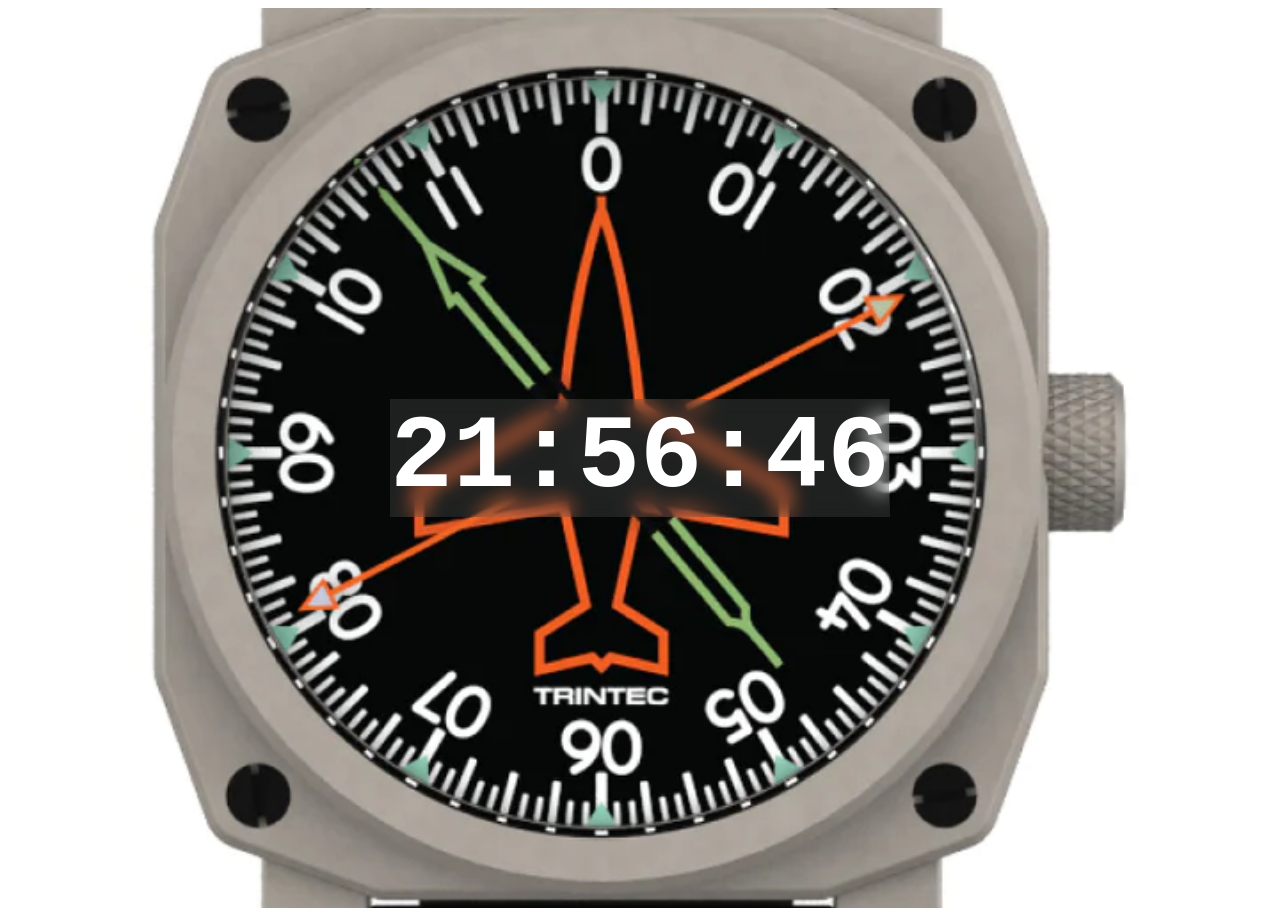
<file: clock.html>
<!DOCTYPE html>
<html lang="en">
<head>
    <meta charset="UTF-8">
    <meta name="viewport" content="width=device-width, initial-scale=1.0">
    <title>Document</title>
    <style>
        .clock-container{
            background-image: url(./images/3.webp);
            background-position: center;
            background-repeat: no-repeat;
            background-size: cover;
            background-attachment: fixed;
            display: flex;
            justify-content: center;
            align-items: center;
            height: 100vh;
        }
        .clock{
            font-family: monospace;
            font-weight: bolder;
            color: white;
            backdrop-filter: blur(10px);
            background-color: hsl(0, 0%,100%,0.1);
            font-size: 6.5rem;
        }
    </style>
</head>
<body>
    <div class="clock-container">
        <div class="clock">00:00:00</div>
    </div>
    <script src="clock.js"></script>
</body>
</html>
</file>
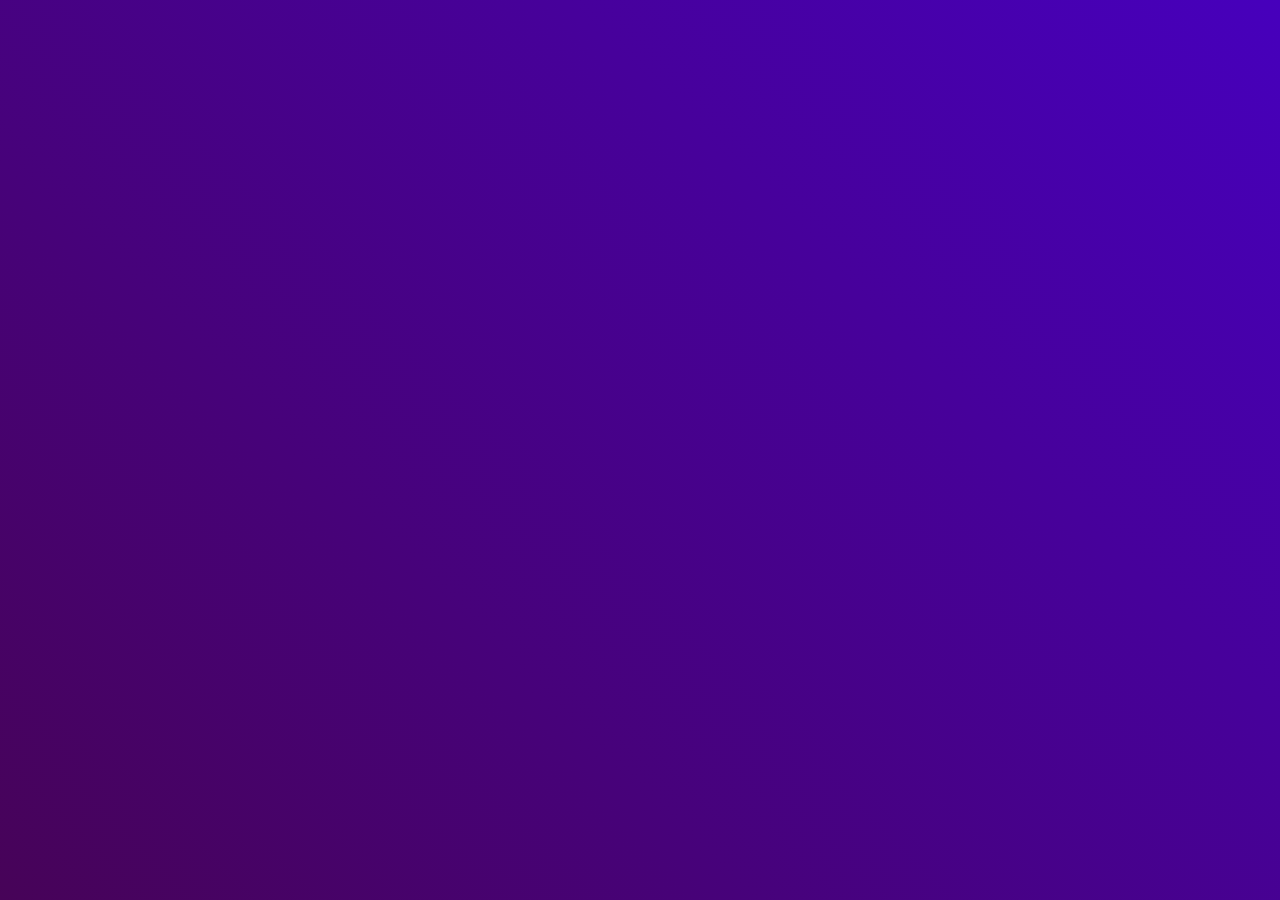
<file: pag.html>
<!DOCTYPE html>
<html lang="en">
<head>
    <meta charset="UTF-8">
    <meta name="viewport" content="width=device-width, initial-scale=1.0">
    <title>Document</title>
    <link rel="stylesheet" href="pag.css">
</head>
<body>
    <div class="container"></div>
</body>
</html>
</file>
<file: pag.css>
*{
    padding: 0;
    margin: 0;
    box-sizing: border-box;
    font-family: Arial, Helvetica, sans-serif;
}
.container{
    width: 100%;
    height: 100vh;
    display: flex;
    align-items: center;
    justify-content: center;
    background: linear-gradient(45deg,#470358,#4700bc);
}
</file>
